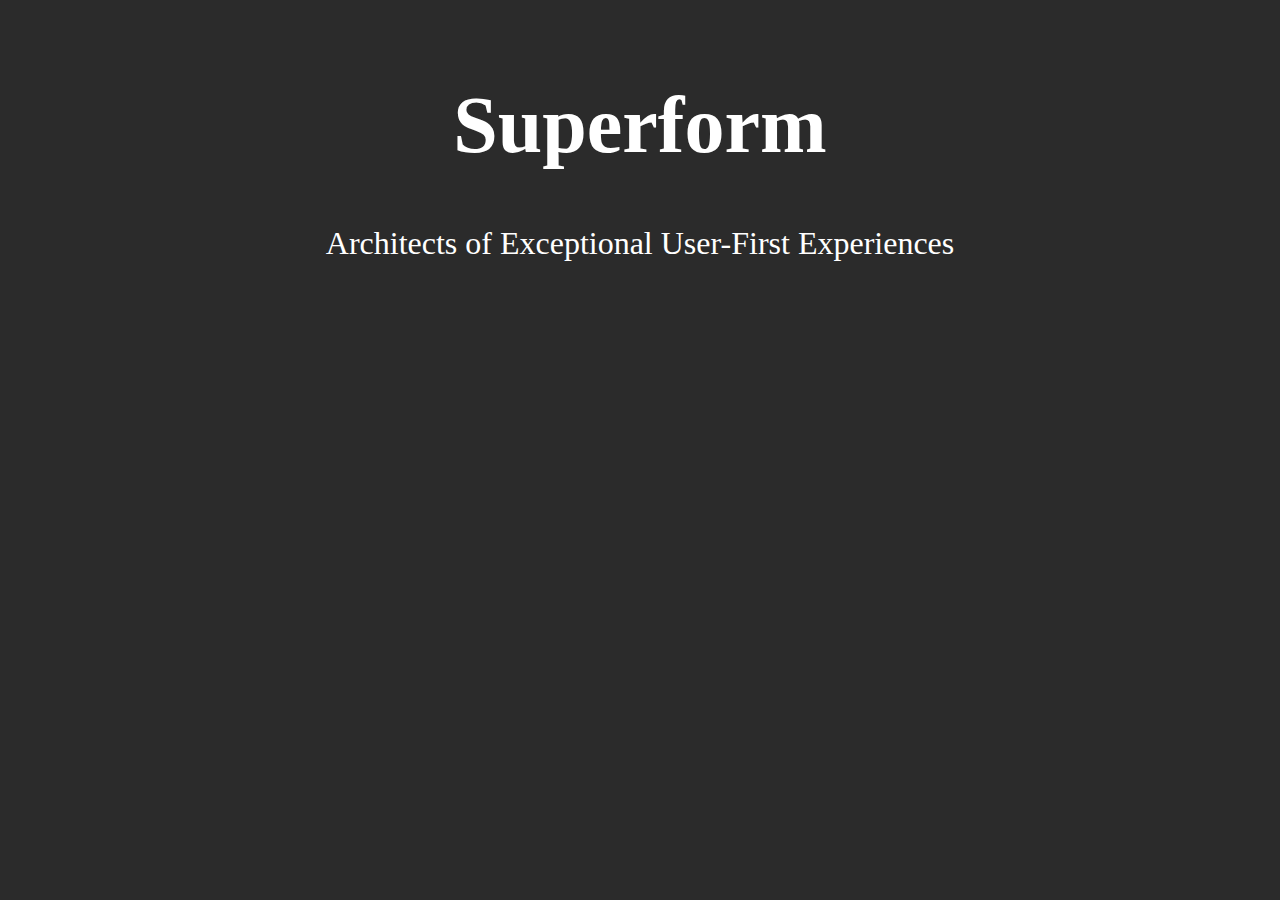
<file: unit_1/index.html>
<!DOCTYPE html>
<html>
<head><link rel="stylesheet" type="text/css" href="css/style.css"></head>
<title>superform.co</title>
<body>
	<h1>Superform</h1>
	<p>Architects of Exceptional User-First Experiences</p>
</body>
</file>
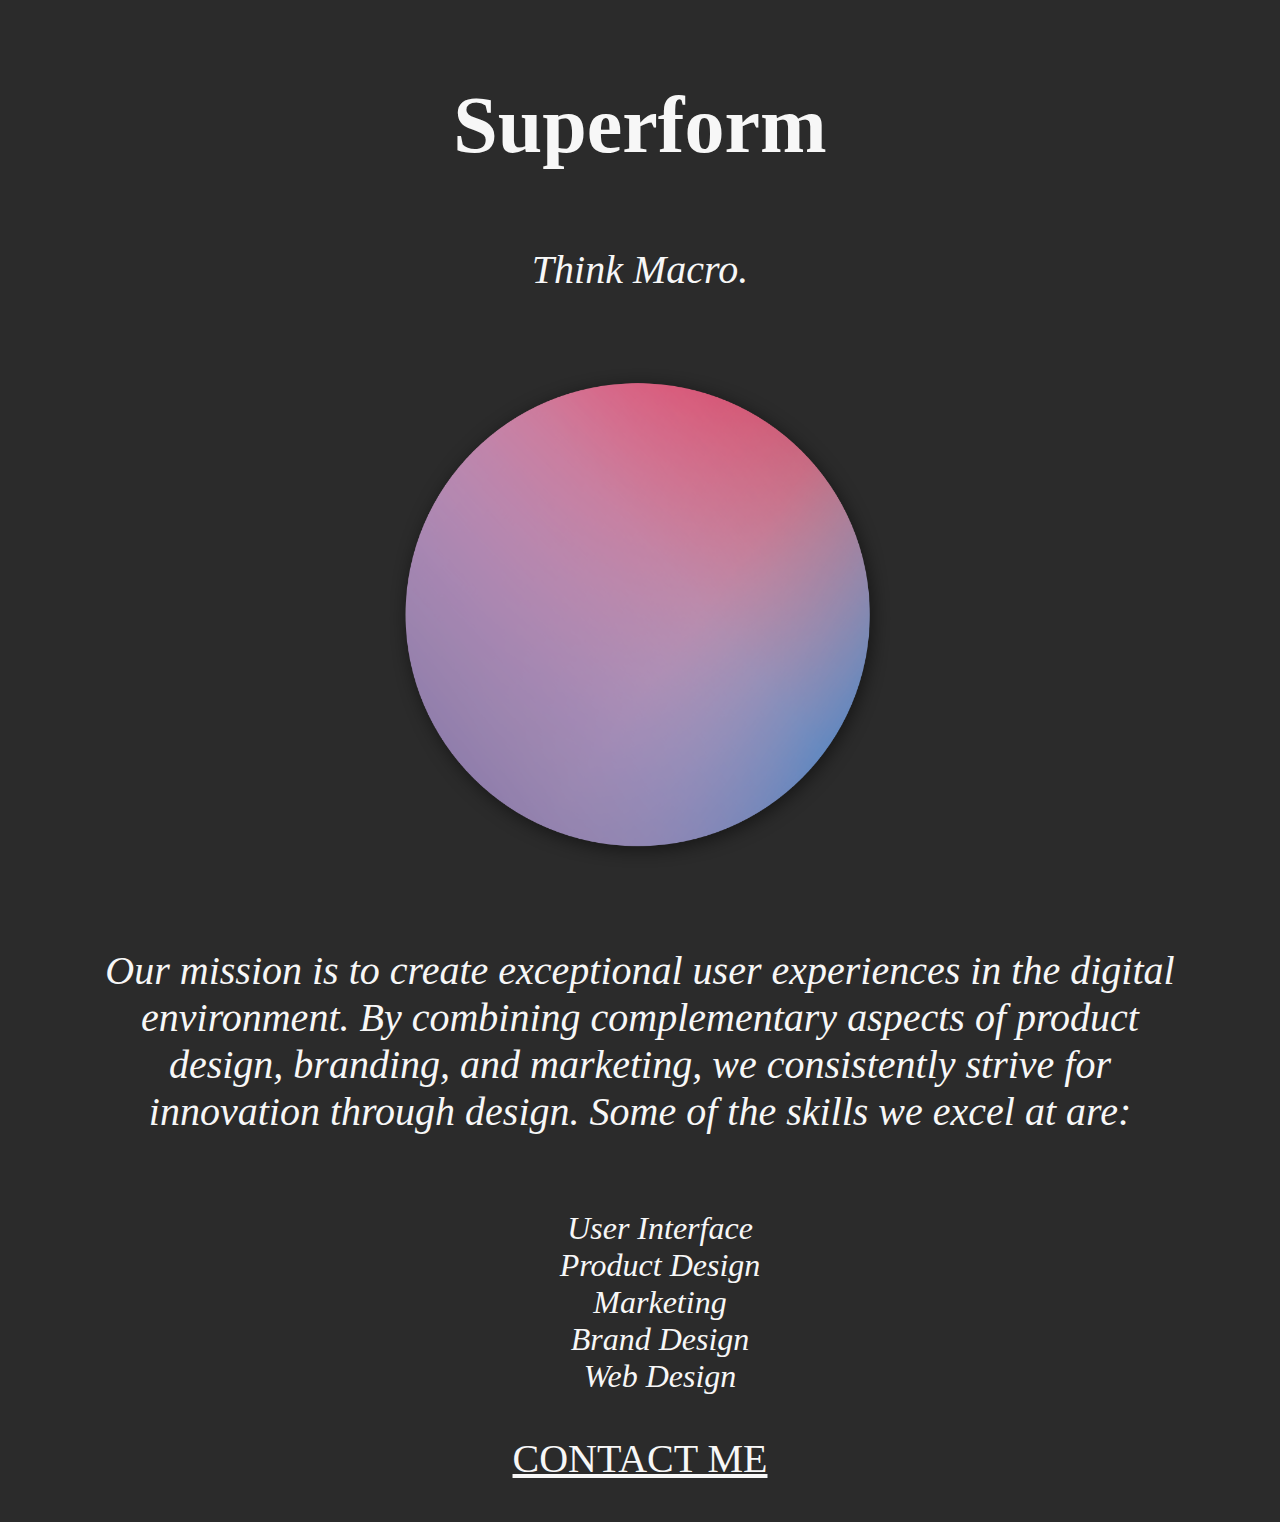
<file: unit_3/index.html>
<!DOCTYPE html>
<html>

<head><link rel="stylesheet" type="text/css" href="css/style.css"></head>

<title>Superform, a New York Agency</title>

<body>

	<h1>Superform</h1>
	
	<h2>Think Macro.</h2>
	
	<img class="shrink" src="images/web-big.png"
	alt="superformers think macro"
	title="the super form">

	<h3>Our mission is to create exceptional user experiences in the digital environment. By combining complementary aspects of product design, branding, and marketing, we consistently strive for innovation through design. Some of the skills we excel at are:</h3>

	<p><ul>
		<li>User Interface</li>
		<li>Product Design</li>
		<li>Marketing</li>
		<li>Brand Design</li>
		<li>Web Design</li>
	</ul></p>

	<p><a class="white" href="mailto:david@superform.co">CONTACT ME</a></p>


</body>
</file>
<file: unit_1/css/style.css>
body {
    background-color: #2b2b2b;
    text-align: center;
}

h1, p {
    color: #fff;
}

h1 {
	font-size: 60pt;
	padding-top: 20pt;

}
p {
	font-size: 24pt
}
</file>
<file: unit_3/css/style.css>
body {
    background-color: #2b2b2b;
    color: #f7f7f7;
    text-align: center;
}

h1, h2, h3, {
    color: #f3f3f3;
}

h1 {
	font-size: 60pt;
	padding-top: 20pt;
}

h2, h3 {
	font-size: 30pt;
	font-weight: lighter;
	font-style: italic;
	margin: 75px;
}


p {
	font-size: 30pt;
	text-align: center;
}

ul {
	font-size: 24pt;
	list-style-type: circle;
	font-style: italic;
	list-style-type: none
}

.white {
	color: #f7f7f7;
	text-decoration: underline;
}

.shrink {
	max-height: 500px;
}
</file>
